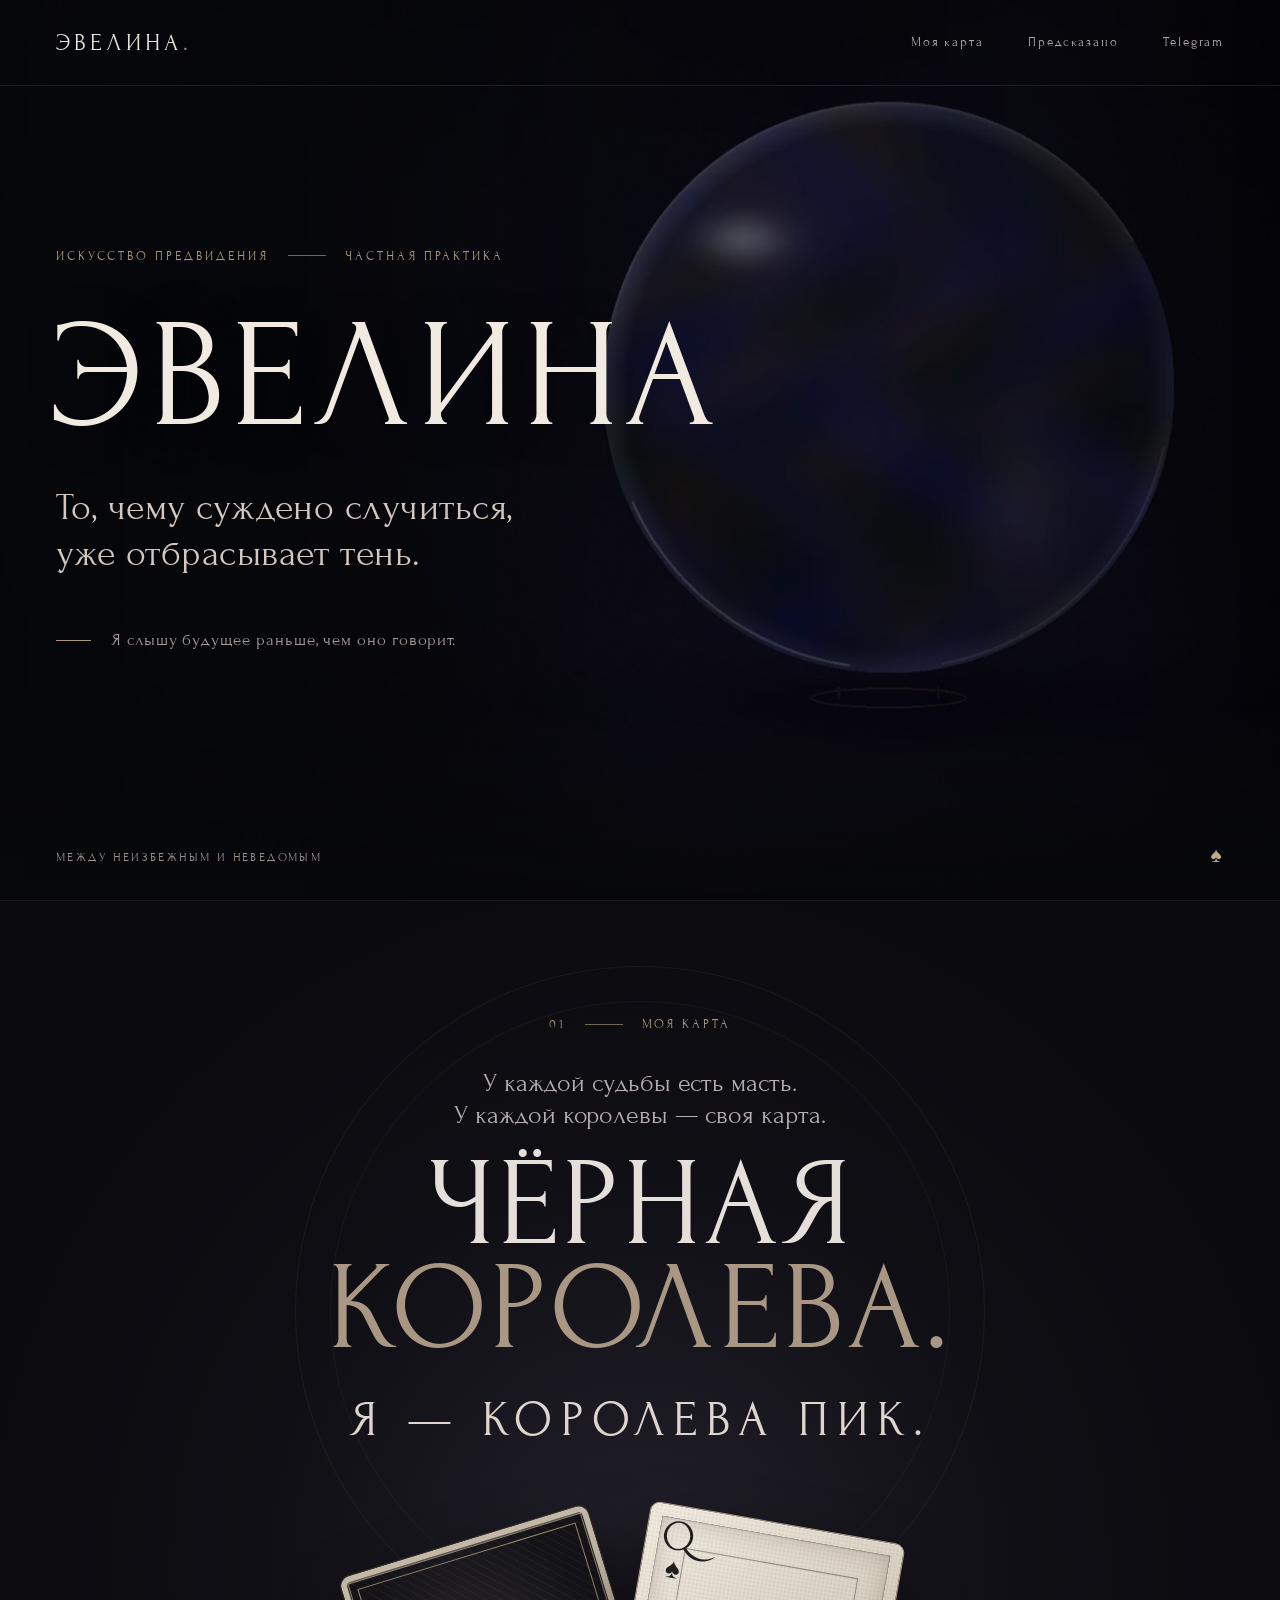
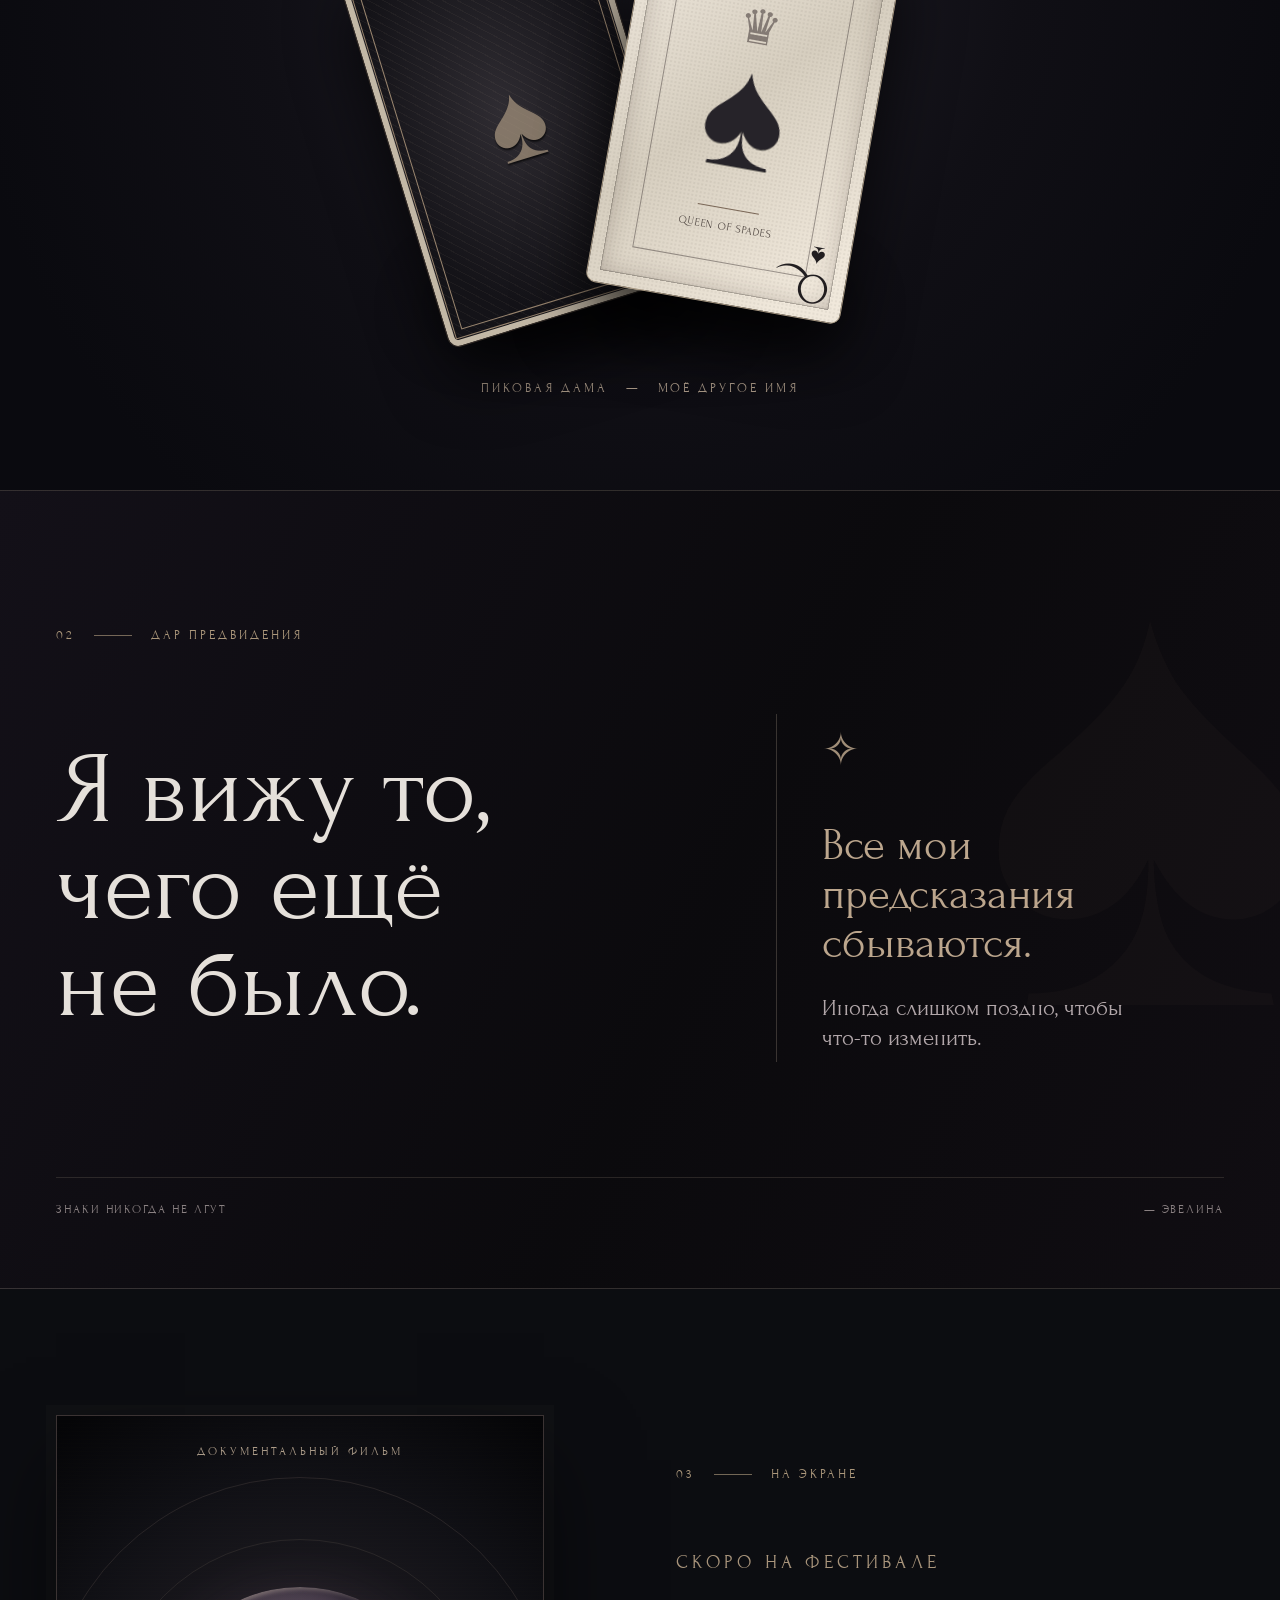
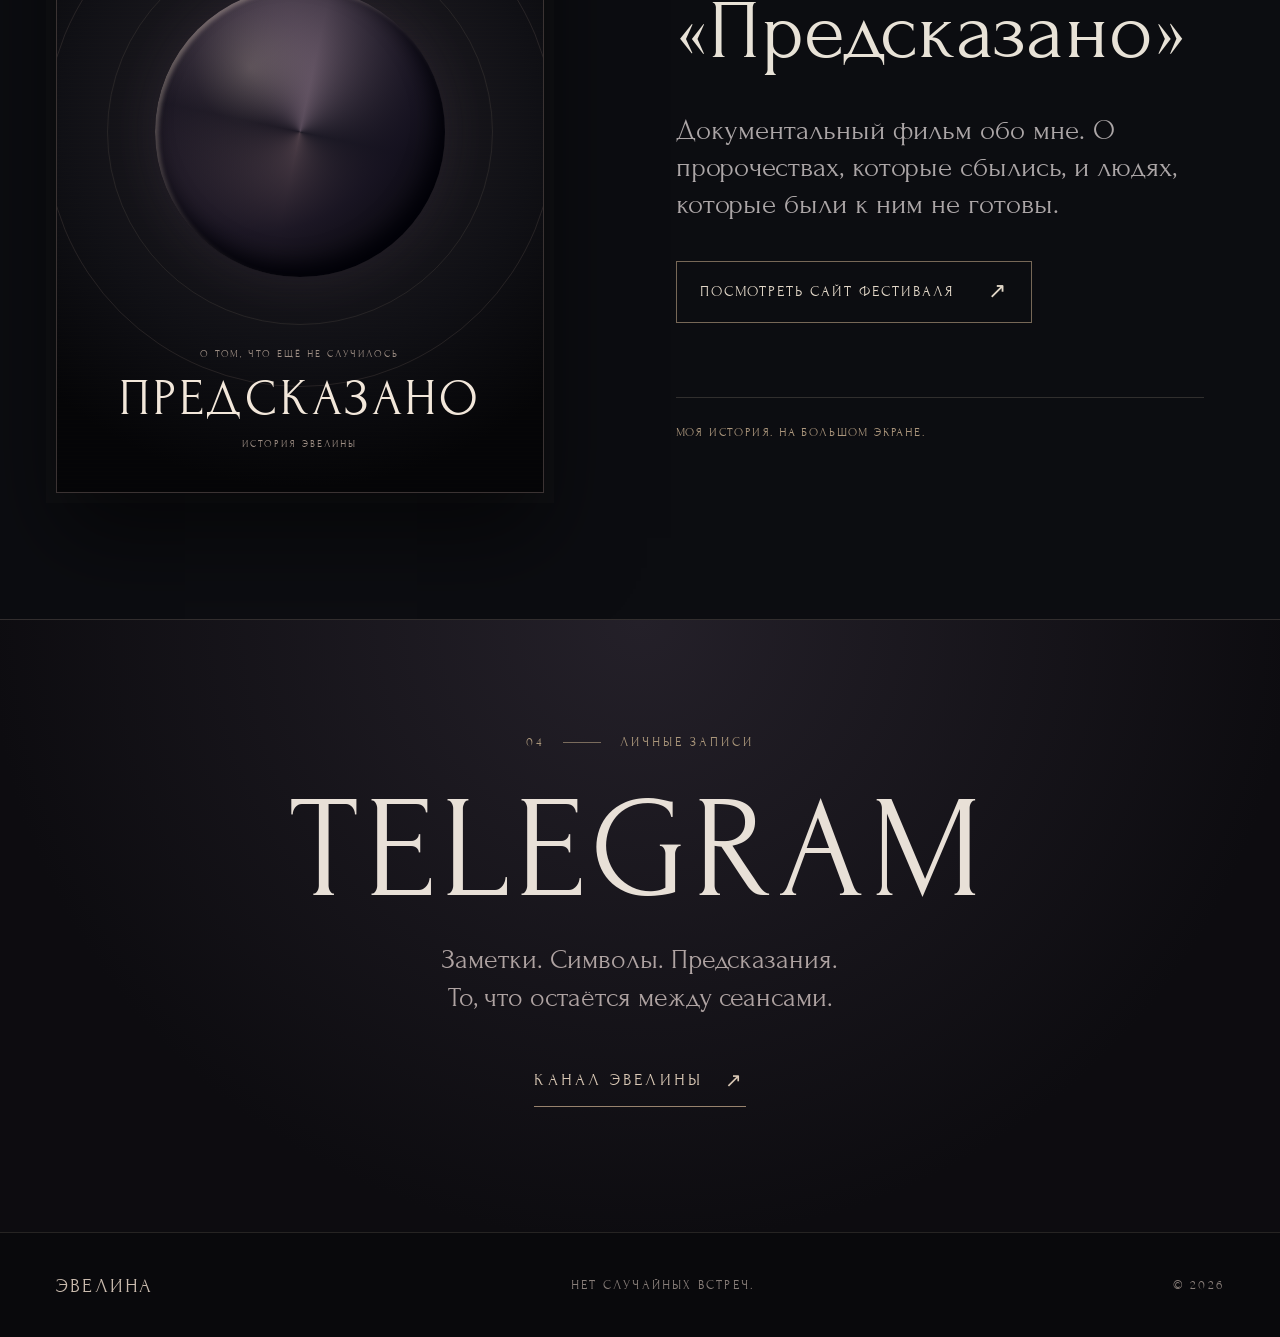
<file: index.html>
<!doctype html>
<html lang="ru">
<head>
  <meta charset="utf-8">
  <meta name="viewport" content="width=device-width, initial-scale=1">
  <meta name="theme-color" content="#090a0e">
  <meta name="description" content="Эвелина. Искусство предвидения. Королева пик. Документальный фильм «Предсказано». Собственные записи Эвелины.">
  <title>Эвелина — искусство предвидения</title>

  <!--
  ╔══════════════════════════════════════════════════════════════════════╗
  ║                                                                      ║
  ║                     ⟡  ВНИМАНИЕ. НАЙДЕН СЛЕД  ⟡                      ║
  ║                                                                      ║
  ║  Меня зовут Оливия. Если вы нашли это сообщение, значит случилось
  ║  что-то страшное. Здесь я оставлю доказательство, что я отказалась!
  ║  Я отказалась во всем этом участвовать!                              ║
  ║                                                                      ║
  ║  В архиве сайта обнаружена скрытая АУДИОЗАПИСЬ № 04.                 ║ 
  ║                                                                      ║
  ║  ЗАПИСЬ:   ТЕЛЕФОННЫЙ РАЗГОВОР ОЛИВИИ                                ║
  ║  ФАЙЛ:     ./audio/olivia-call.mp3                                   ║
  ║                                                                      ║
  ║  Чтобы прослушать её, откройте адрес сайта и добавьте к нему:        ║
  ║  audio/olivia-call.mp3                                               ║
  ║                                                                      ║
  ║  Не все секреты лежат на поверхности.                                ║
  ╚══════════════════════════════════════════════════════════════════════╝
  -->

  <link rel="icon" href="assets/favicon.svg" type="image/svg+xml">
  <link rel="preconnect" href="https://fonts.googleapis.com">
  <link rel="preconnect" href="https://fonts.gstatic.com" crossorigin>
  <link href="https://fonts.googleapis.com/css2?family=Forum&display=swap" rel="stylesheet">
  <link rel="preload" as="image" href="assets/obsidian-orb.webp" type="image/webp">
  <link rel="stylesheet" href="styles.css">
  <script src="site.js" defer></script>
</head>
<body>
  <a class="skip-link" href="#main">К содержимому</a>
  <header class="header" id="top">
    <a href="#top" class="logo" aria-label="Эвелина — наверх">ЭВЕЛИНА<span class="logo-point">.</span></a>
    <nav aria-label="Навигация">
      <a href="#queen">Моя карта</a>
      <a href="#film">Предсказано</a>
      <a href="#telegram">Telegram</a>
    </nav>
  </header>

  <main id="main">
    <section class="hero" aria-labelledby="hero-title">
      <div class="hero-photo" aria-hidden="true"></div>
      <div class="hero-darkening" aria-hidden="true"></div>
      <div class="hero-inner wrap">
        <p class="section-label hero-label">ИСКУССТВО ПРЕДВИДЕНИЯ <span class="label-line"></span> ЧАСТНАЯ ПРАКТИКА</p>
        <h1 id="hero-title">ЭВЕЛИНА</h1>
        <p class="hero-phrase">То, чему суждено случиться,<br>уже отбрасывает тень.</p>
        <div class="hero-signature"><span class="short-rule"></span> Я слышу будущее раньше, чем оно говорит.</div>
      </div>
      <div class="hero-bottom wrap"><span>МЕЖДУ НЕИЗБЕЖНЫМ И НЕВЕДОМЫМ</span><span>♠</span></div>
    </section>

    <section class="queen section" id="queen" aria-labelledby="queen-title">
      <div class="queen-mist" aria-hidden="true"></div>
      <div class="wrap queen-wrap">
        <p class="section-label reveal">01 <span class="label-line"></span> МОЯ КАРТА</p>
        <p class="queen-premise reveal">У каждой судьбы есть масть.<br>У каждой королевы — своя карта.</p>
        <h2 id="queen-title" class="queen-title reveal">ЧЁРНАЯ<br><span>КОРОЛЕВА.</span></h2>
        <p class="queen-subtitle reveal">Я — КОРОЛЕВА ПИК.</p>
        <div class="card-scene reveal" role="img" aria-label="Дорогая колода игральных карт, главная карта — пиковая дама Q♠">
          <div class="cards-shadow"></div>
          <div class="playing playing-back"><span class="back-border"></span><span class="back-glyph">♠</span></div>
          <div class="playing playing-front">
            <div class="card-mark card-mark-top">Q<span>♠</span></div>
            <div class="card-frame">
              <div class="crown-detail">♛</div>
              <div class="central-spade">♠</div>
              <div class="card-line"></div>
              <span class="card-cardname">QUEEN OF SPADES</span>
            </div>
            <div class="card-mark card-mark-bottom">Q<span>♠</span></div>
          </div>
        </div>
        <p class="queen-endnote reveal">ПИКОВАЯ ДАМА <span>—</span> МОЁ ДРУГОЕ ИМЯ</p>
      </div>
    </section>

    <section class="prophecy section" id="prophecy" aria-labelledby="prophecy-title">
      <div class="wrap prophecy-inner">
        <p class="section-label reveal">02 <span class="label-line"></span> ДАР ПРЕДВИДЕНИЯ</p>
        <div class="prophecy-grid">
          <h2 id="prophecy-title" class="reveal">Я вижу то,<br>чего ещё<br>не было.</h2>
          <div class="prophecy-side reveal">
            <div class="prophecy-mark">✧</div>
            <p class="prophecy-claim">Все мои предсказания<br>сбываются.</p>
            <p class="prophecy-small">Иногда слишком поздно, чтобы что-то изменить.</p>
          </div>
        </div>
        <div class="prophecy-bottom"><span>ЗНАКИ НИКОГДА НЕ ЛГУТ</span><span>— ЭВЕЛИНА</span></div>
      </div>
    </section>

    <section class="film section" id="film" aria-labelledby="film-title">
      <div class="wrap film-wrap">
        <div class="poster reveal" aria-label="Афиша документального фильма «Предсказано»">
          <div class="poster-overline">ДОКУМЕНТАЛЬНЫЙ ФИЛЬМ</div>
          <div class="poster-orbit" aria-hidden="true"><div class="poster-sphere"></div></div>
          <div class="poster-bottom"><span>О ТОМ, ЧТО ЕЩЁ НЕ СЛУЧИЛОСЬ</span><strong>ПРЕДСКАЗАНО</strong><span>ИСТОРИЯ ЭВЕЛИНЫ</span></div>
        </div>
        <div class="film-copy reveal">
          <p class="section-label">03 <span class="label-line"></span> НА ЭКРАНЕ</p>
          <p class="film-festival">СКОРО НА ФЕСТИВАЛЕ</p>
          <h2 id="film-title">«Предсказано»</h2>
          <p class="film-description">Документальный фильм обо мне. О пророчествах, которые сбылись, и людях, которые были к ним не готовы.</p>
          <a class="festival-visit" href="festival.html" target="_blank" rel="noopener noreferrer" aria-label="Посмотреть сайт фестиваля КОНТУР — откроется в новой вкладке">ПОСМОТРЕТЬ САЙТ ФЕСТИВАЛЯ <span aria-hidden="true">↗</span></a>
          <div class="film-credit">МОЯ ИСТОРИЯ. НА БОЛЬШОМ ЭКРАНЕ.</div>
        </div>
      </div>
    </section>

    <section class="telegram section" id="telegram" aria-labelledby="telegram-title">
      <div class="wrap telegram-inner reveal">
        <p class="section-label">04 <span class="label-line"></span> ЛИЧНЫЕ ЗАПИСИ</p>
        <h2 id="telegram-title">TELEGRAM</h2>
        <p>Заметки. Символы. Предсказания.<br>То, что остаётся между сеансами.</p>
        <a class="telegram-link" href="https://t.me/gadalka_evelina" target="_blank" rel="noopener noreferrer">КАНАЛ ЭВЕЛИНЫ <span aria-hidden="true">↗</span></a>
      </div>
    </section>
  </main>

  <footer class="footer">
    <div class="wrap footer-inner"><span>ЭВЕЛИНА</span><span>НЕТ СЛУЧАЙНЫХ ВСТРЕЧ.</span><span>© 2026</span></div>
  </footer>

  <!-- ВНИМАНИЕ: файл ниже не показан посетителям, но виден в инспекторе кода. -->
  <template id="archive-record-04">
    <a href="./audio/olivia-call.mp3">Архивная аудиозапись № 04 — разговор Оливии</a>
  </template>
</body>
</html>
</file>
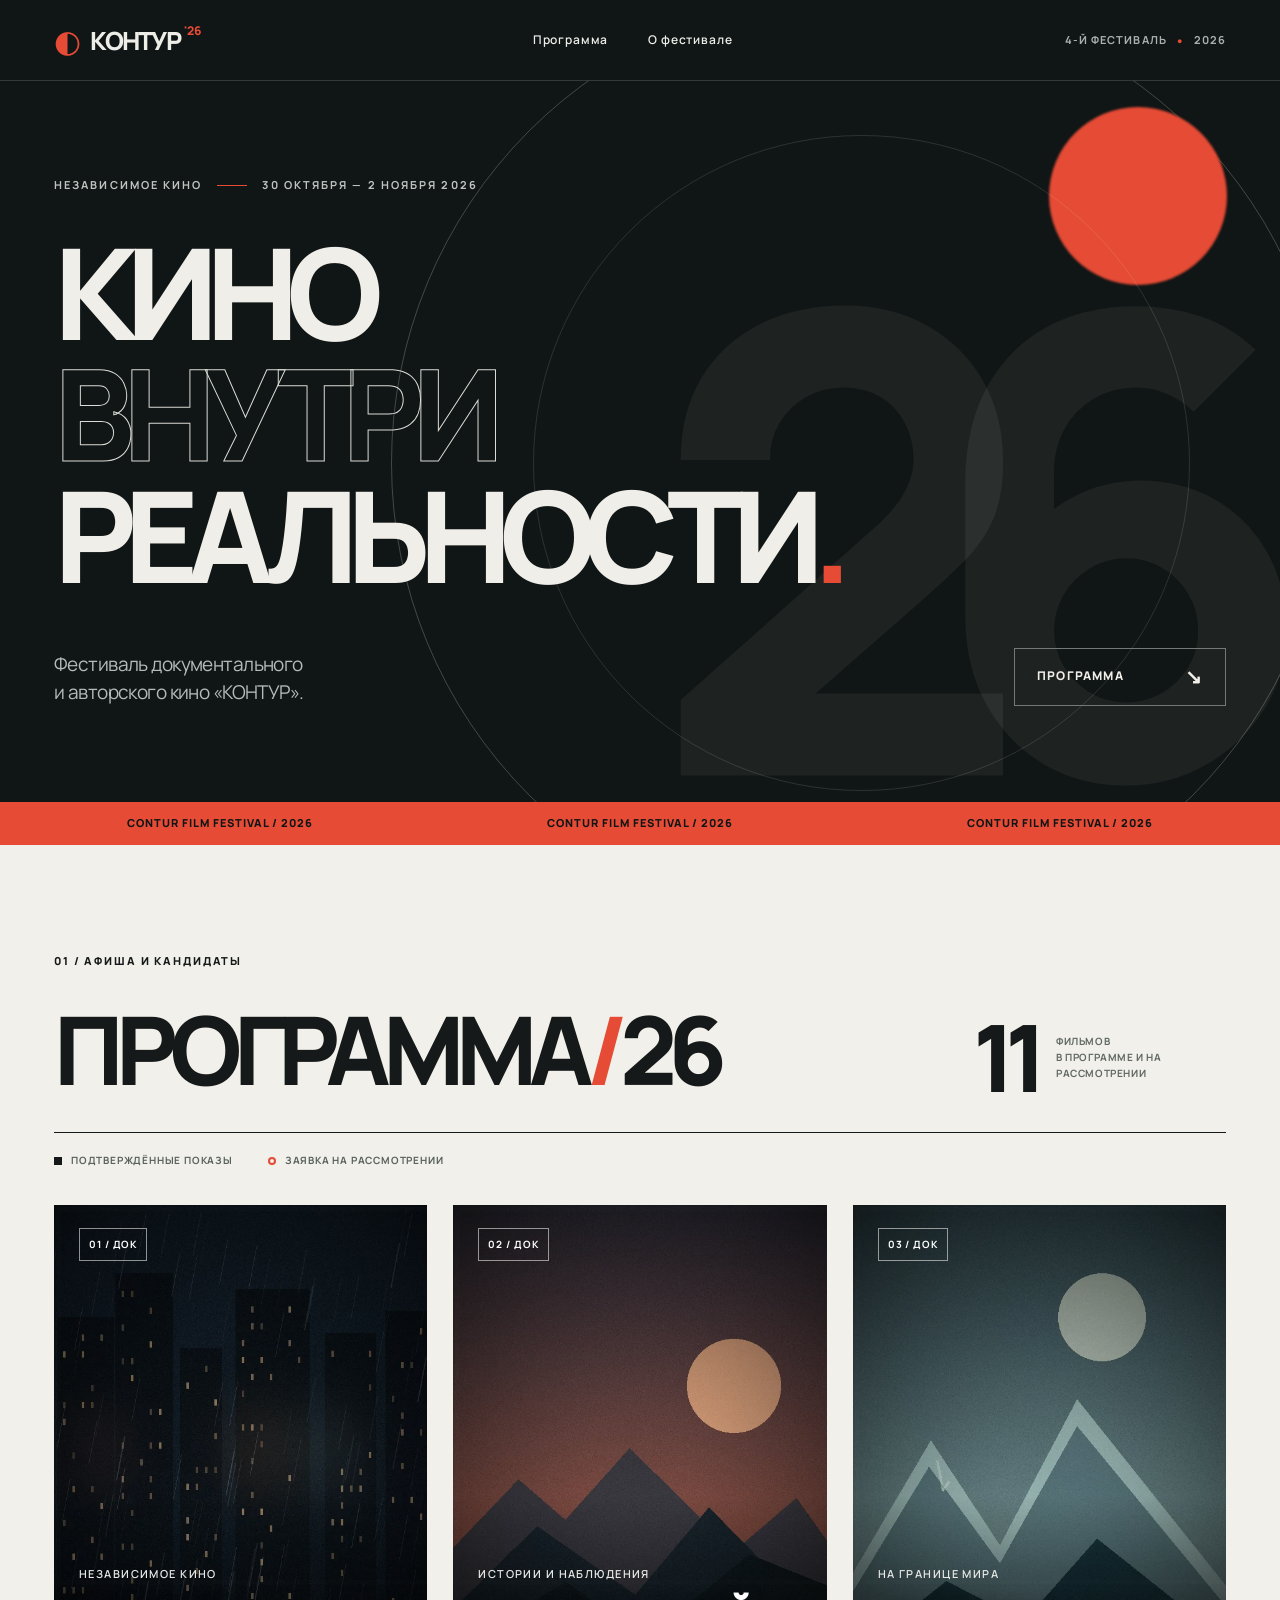
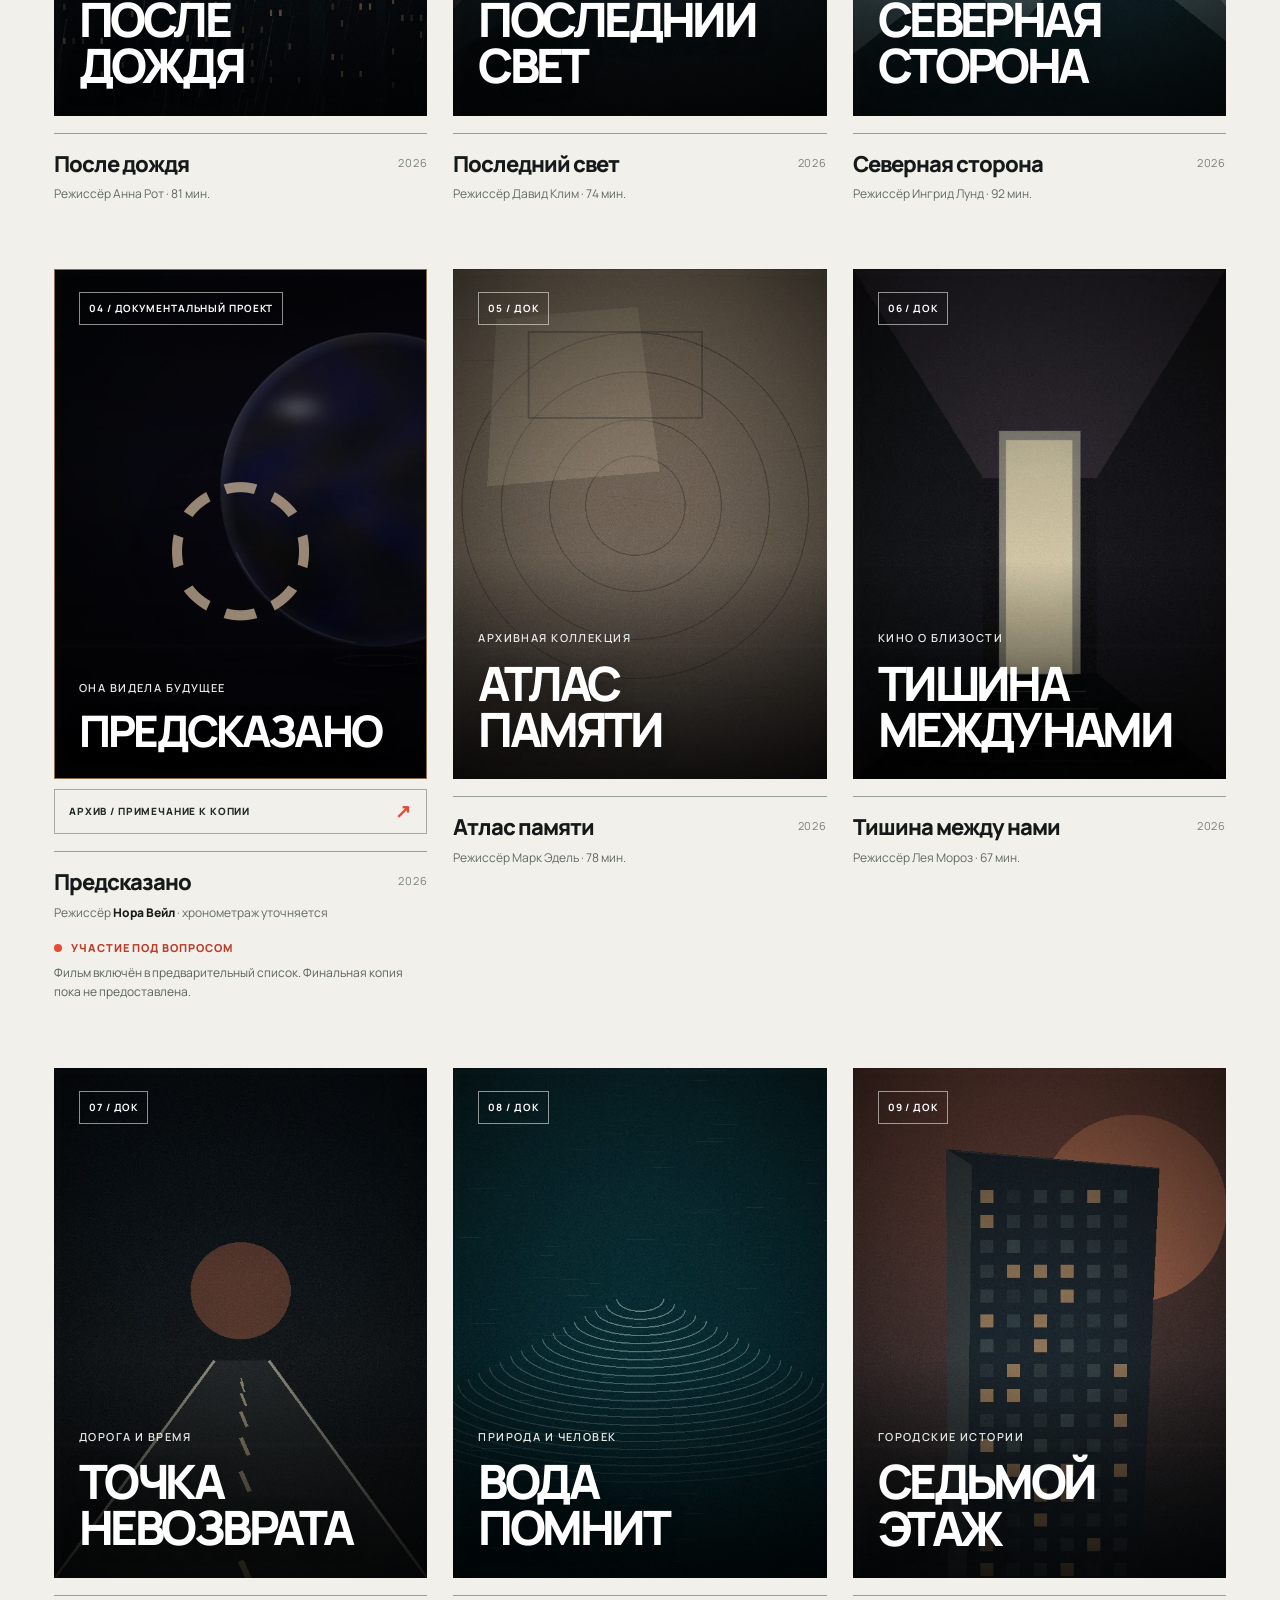
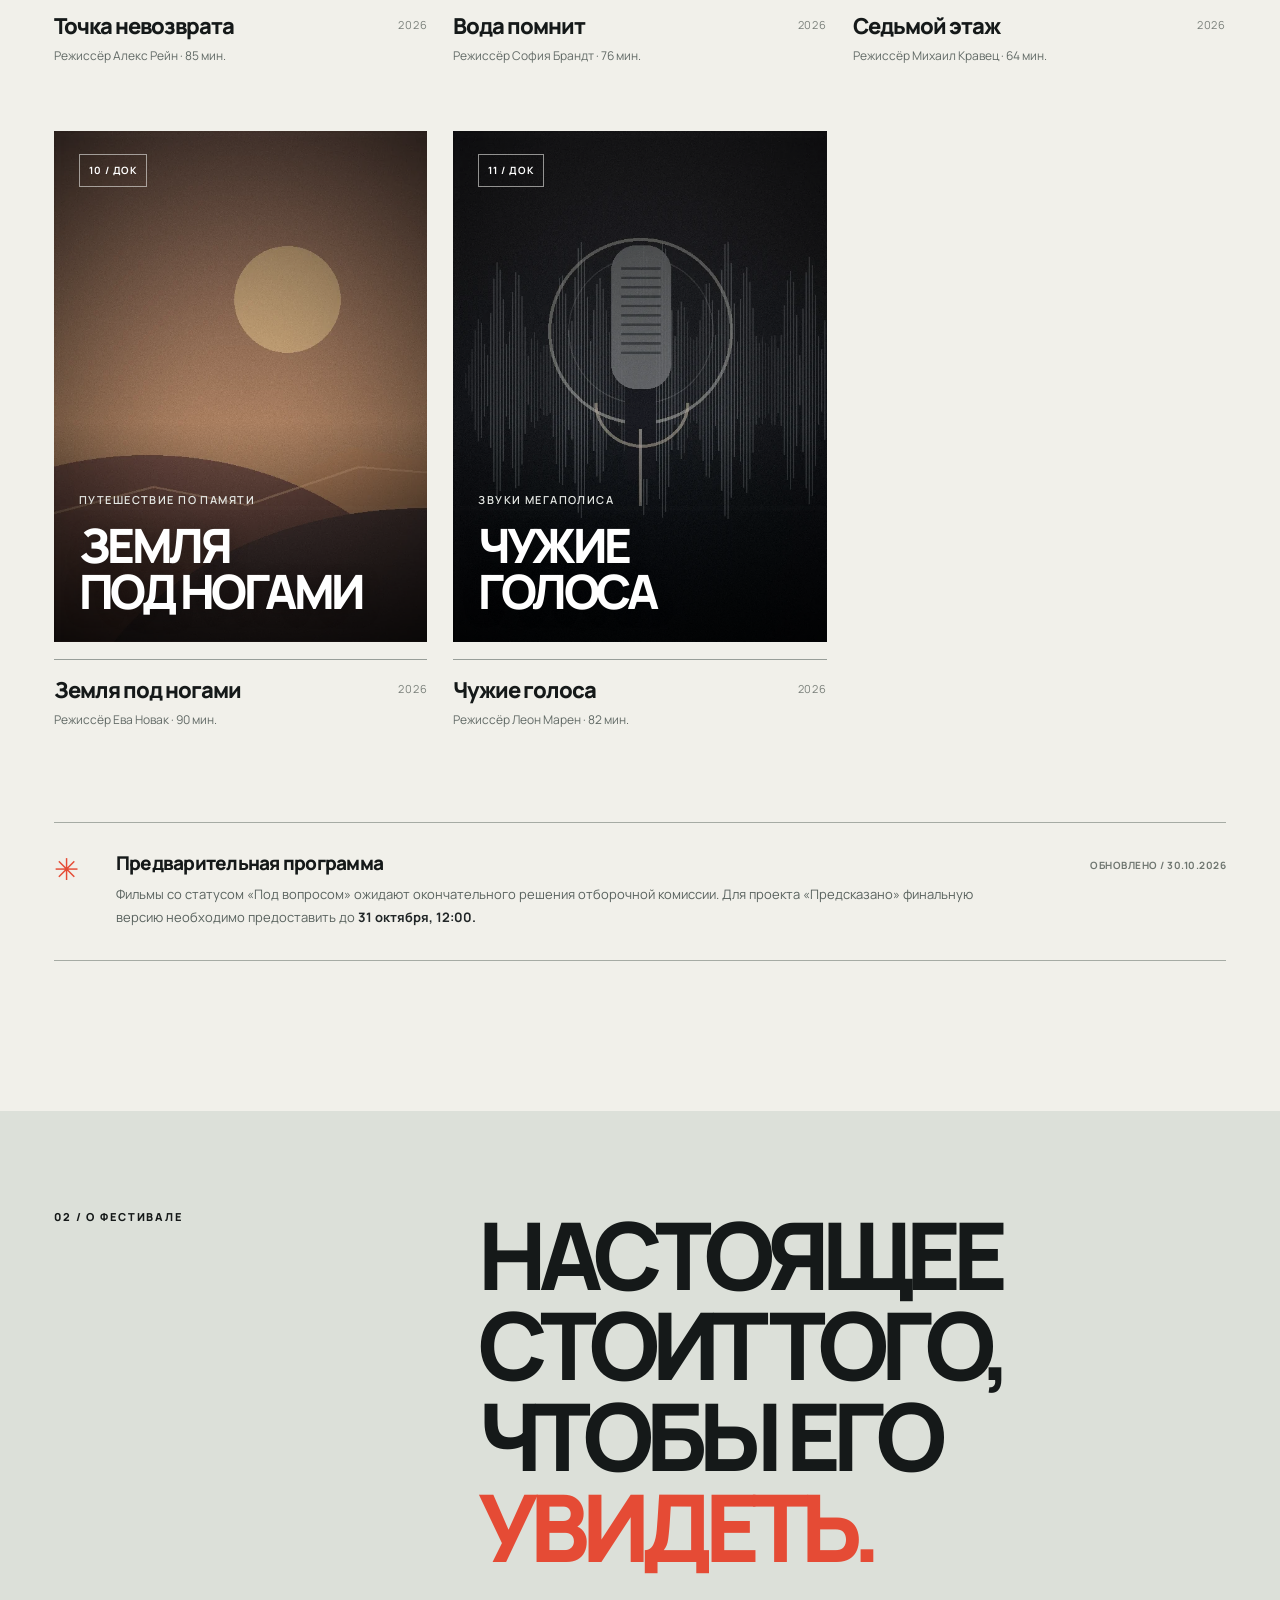
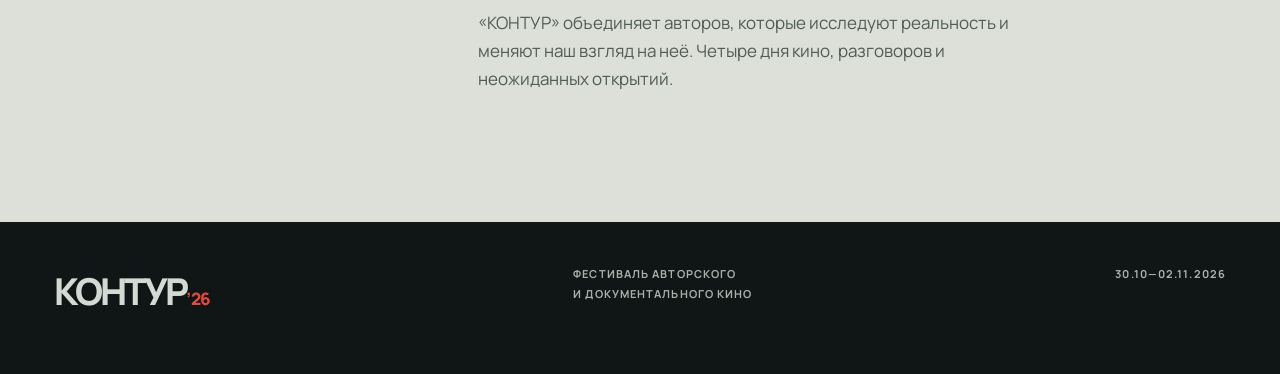
<file: festival.html>
<!doctype html>
<html lang="ru">
<head>
  <meta charset="utf-8">
  <meta name="viewport" content="width=device-width, initial-scale=1">
  <meta name="theme-color" content="#101515">
  <meta name="description" content="КОНТУР — фестиваль документального и авторского кино. Программа 2026, фильмы, режиссёры и статус заявок.">
  <title>КОНТУР '26 — фестиваль документального кино</title>
  <link rel="preconnect" href="https://fonts.googleapis.com">
  <link rel="preconnect" href="https://fonts.gstatic.com" crossorigin>
  <link href="https://fonts.googleapis.com/css2?family=Manrope:wght@400;500;600;700;800&display=swap" rel="stylesheet">
  <link rel="stylesheet" href="festival.css">
  <style>
    /* Подсказка к фильму «Предсказано»: стили только на этой странице. */
    .featured-film .film-art .f-poster-hit {
      position:absolute; inset:0; z-index:3; width:100%; border:0;
      background:transparent; cursor:pointer;
    }
    .featured-film .film-art .f-poster-hit:focus-visible {
      outline:3px solid #ff907c; outline-offset:-6px;
    }
    .f-hint-trigger {
      display:flex; width:100%; align-items:center; justify-content:space-between;
      gap:10px; margin:10px 0 0; padding:12px 14px;
      border:1px solid #a7aaa4; background:transparent;
      color:#242b28; text-align:left; cursor:pointer;
      font:800 10px/1.5 var(--sans); letter-spacing:.085em;
      transition:background .18s, border-color .18s;
    }
    .f-hint-trigger:hover,.f-hint-trigger:focus-visible {
      border-color:var(--red); background:#e9e8e1;
    }
    .f-hint-trigger .f-hint-arrow { color:var(--red); font-size:19px; line-height:1; }
    .f-archive-dialog {
      width:min(560px,calc(100% - 32px)); max-width:none; max-height:calc(100dvh - 32px);
      border:1px solid #505958; padding:0; background:#151b1b; color:#f0eee9;
      box-shadow:0 24px 90px #0009; overflow-y:auto;
    }
    .f-archive-dialog::backdrop { background:rgba(7,11,11,.78); }
    .f-archive-inner { padding:clamp(24px,6vw,43px); }
    .f-archive-top { display:flex; align-items:start; justify-content:space-between; gap:16px; }
    .f-archive-kicker { margin:0; font:800 10px/1.6 var(--sans);
      color:#c0c7c3; letter-spacing:.12em; }
    .f-archive-close { flex:0 0 32px; height:32px; padding:0; border:1px solid #68716d;
      background:transparent; color:#f0eee9; cursor:pointer; font:400 23px/1 var(--sans); }
    .f-archive-close:hover,.f-archive-close:focus-visible { border-color:var(--red); color:#ff8c77; }
    .f-archive-dialog h2 { margin:34px 0 13px; font:800 clamp(31px,7vw,45px)/1.04 var(--sans);
      letter-spacing:-.06em; }
    .f-archive-category { font:700 10px/1.5 var(--sans); color:#cbd1cd; letter-spacing:.09em;
      padding-bottom:21px; border-bottom:1px solid #4a5350; }
    .f-archive-lede { margin:24px 0; font-size:16px; line-height:1.6; }
    .f-archive-row { display:flex; justify-content:space-between; align-items:baseline;
      gap:12px; padding:15px 0; border-bottom:1px solid #3f4744; font-size:14px; }
    .f-archive-row strong { font-size:22px; color:#f0eee9; white-space:nowrap; }
    .f-archive-question { margin:32px 0 22px; font:700 20px/1.4 var(--sans); }
    .f-archive-last { margin:0; padding-top:17px; border-top:1px solid #59605c;
      color:#f39380; font:800 12px/1.7 var(--sans); letter-spacing:.02em; }
    @media(max-width:560px) { .f-archive-kicker { font-size:9px; } .f-archive-row { font-size:12px; } }
  </style>
</head>
<body>
  <a class="skip" href="#main">К программе фильмов</a>
  <header class="f-header">
    <a class="f-brand" href="#top" aria-label="КОНТУР 2026 — наверх"><span class="brand-symbol" aria-hidden="true">◐</span> КОНТУР<span class="brand-sup">'26</span></a>
    <nav aria-label="Навигация по фестивалю">
      <a href="#program">Программа</a>
      <a href="#about">О фестивале</a>
    </nav>
    <span class="edition">4-Й ФЕСТИВАЛЬ <span class="edition-dot">●</span> 2026</span>
  </header>

  <main id="main">
    <section class="f-hero" id="top" aria-labelledby="festival-title">
      <div class="hero-surface" aria-hidden="true"><div class="hero-circle"></div><div class="hero-number">26</div></div>
      <div class="f-container hero-content">
        <div class="hero-kicker"><span>НЕЗАВИСИМОЕ КИНО</span><span class="tiny-line"></span><span>30 ОКТЯБРЯ — 2 НОЯБРЯ 2026</span></div>
        <h1 id="festival-title">КИНО<br><span>ВНУТРИ</span><br>РЕАЛЬНОСТИ<span class="hero-period">.</span></h1>
        <div class="hero-base">
          <p>Фестиваль документального<br>и авторского кино «КОНТУР».</p>
          <a href="#program" class="hero-down" aria-label="Перейти к фильмам">ПРОГРАММА <span aria-hidden="true">↘</span></a>
        </div>
      </div>
      <div class="hero-marquee" aria-hidden="true"><span>CONTUR FILM FESTIVAL / 2026</span><span>CONTUR FILM FESTIVAL / 2026</span><span>CONTUR FILM FESTIVAL / 2026</span></div>
    </section>

    <section class="program f-container" id="program" aria-labelledby="program-title">
      <div class="program-top">
        <div>
          <p class="eyebrow">01 / АФИША И КАНДИДАТЫ</p>
          <h2 id="program-title">ПРОГРАММА<span class="accent">/</span>26</h2>
        </div>
        <div class="program-side"><strong>11</strong><p>ФИЛЬМОВ<br>В ПРОГРАММЕ И НА РАССМОТРЕНИИ</p></div>
      </div>
      <div class="legend"><span><i class="legend-square"></i> ПОДТВЕРЖДЁННЫЕ ПОКАЗЫ</span><span><i class="legend-dot"></i> ЗАЯВКА НА РАССМОТРЕНИИ</span></div>

      <div class="films-grid">
        <article class="film-card">
          <div class="film-art" style="--art:url('assets/posters/posle-dozhdya.webp')"><span class="film-index">01 / ДОК</span><div class="film-art-bottom"><small>НЕЗАВИСИМОЕ КИНО</small><strong>ПОСЛЕ<br>ДОЖДЯ</strong></div></div>
          <div class="film-meta"><div><h3>После дождя</h3><p>Режиссёр Анна Рот · 81 мин.</p></div><span class="year">2026</span></div>
        </article>
        <article class="film-card">
          <div class="film-art" style="--art:url('assets/posters/posledniy-svet.webp')"><span class="film-index">02 / ДОК</span><div class="film-art-bottom"><small>ИСТОРИИ И НАБЛЮДЕНИЯ</small><strong>ПОСЛЕДНИЙ<br>СВЕТ</strong></div></div>
          <div class="film-meta"><div><h3>Последний свет</h3><p>Режиссёр Давид Клим · 74 мин.</p></div><span class="year">2026</span></div>
        </article>
        <article class="film-card">
          <div class="film-art" style="--art:url('assets/posters/severnaya-storona.webp')"><span class="film-index">03 / ДОК</span><div class="film-art-bottom"><small>НА ГРАНИЦЕ МИРА</small><strong>СЕВЕРНАЯ<br>СТОРОНА</strong></div></div>
          <div class="film-meta"><div><h3>Северная сторона</h3><p>Режиссёр Ингрид Лунд · 92 мин.</p></div><span class="year">2026</span></div>
        </article>
        <article class="film-card featured-film" id="predskazano" aria-labelledby="predskazano-title">
          <div class="film-art art-predskazano"><button type="button" class="f-poster-hit" data-open-archive aria-label="Открыть примечание к фильму «Предсказано»"></button><span class="film-index">04 / ДОКУМЕНТАЛЬНЫЙ ПРОЕКТ</span><div class="poster-sigil" aria-hidden="true">◌</div><div class="film-art-bottom"><small>ОНА ВИДЕЛА БУДУЩЕЕ</small><strong>ПРЕДСКАЗАНО</strong></div></div>
          <button type="button" class="f-hint-trigger" data-open-archive aria-haspopup="dialog" aria-controls="f-archive-dialog">АРХИВ / ПРИМЕЧАНИЕ К КОПИИ <span class="f-hint-arrow" aria-hidden="true">↗</span></button>
          <div class="film-meta"><div><h3 id="predskazano-title">Предсказано</h3><p>Режиссёр <b>Нора Вейл</b> · хронометраж уточняется</p></div><span class="year">2026</span></div>
          <p class="film-pending"><span class="pending-dot"></span> УЧАСТИЕ ПОД ВОПРОСОМ</p>
          <p class="film-pending-note">Фильм включён в предварительный список. Финальная копия пока не предоставлена.</p>
        </article>
        <article class="film-card">
          <div class="film-art" style="--art:url('assets/posters/atlas-pamyati.webp')"><span class="film-index">05 / ДОК</span><div class="film-art-bottom"><small>АРХИВНАЯ КОЛЛЕКЦИЯ</small><strong>АТЛАС<br>ПАМЯТИ</strong></div></div>
          <div class="film-meta"><div><h3>Атлас памяти</h3><p>Режиссёр Марк Эдель · 78 мин.</p></div><span class="year">2026</span></div>
        </article>
        <article class="film-card">
          <div class="film-art" style="--art:url('assets/posters/tishina.webp')"><span class="film-index">06 / ДОК</span><div class="film-art-bottom"><small>КИНО О БЛИЗОСТИ</small><strong>ТИШИНА<br>МЕЖДУ НАМИ</strong></div></div>
          <div class="film-meta"><div><h3>Тишина между нами</h3><p>Режиссёр Лея Мороз · 67 мин.</p></div><span class="year">2026</span></div>
        </article>
        <article class="film-card">
          <div class="film-art" style="--art:url('assets/posters/tochka-nevozvrata.webp')"><span class="film-index">07 / ДОК</span><div class="film-art-bottom"><small>ДОРОГА И ВРЕМЯ</small><strong>ТОЧКА<br>НЕВОЗВРАТА</strong></div></div>
          <div class="film-meta"><div><h3>Точка невозврата</h3><p>Режиссёр Алекс Рейн · 85 мин.</p></div><span class="year">2026</span></div>
        </article>
        <article class="film-card">
          <div class="film-art" style="--art:url('assets/posters/voda-pomnit.webp')"><span class="film-index">08 / ДОК</span><div class="film-art-bottom"><small>ПРИРОДА И ЧЕЛОВЕК</small><strong>ВОДА<br>ПОМНИТ</strong></div></div>
          <div class="film-meta"><div><h3>Вода помнит</h3><p>Режиссёр София Брандт · 76 мин.</p></div><span class="year">2026</span></div>
        </article>
        <article class="film-card">
          <div class="film-art" style="--art:url('assets/posters/sedmoy-etazh.webp')"><span class="film-index">09 / ДОК</span><div class="film-art-bottom"><small>ГОРОДСКИЕ ИСТОРИИ</small><strong>СЕДЬМОЙ<br>ЭТАЖ</strong></div></div>
          <div class="film-meta"><div><h3>Седьмой этаж</h3><p>Режиссёр Михаил Кравец · 64 мин.</p></div><span class="year">2026</span></div>
        </article>
        <article class="film-card">
          <div class="film-art" style="--art:url('assets/posters/zemlya.webp')"><span class="film-index">10 / ДОК</span><div class="film-art-bottom"><small>ПУТЕШЕСТВИЕ ПО ПАМЯТИ</small><strong>ЗЕМЛЯ<br>ПОД НОГАМИ</strong></div></div>
          <div class="film-meta"><div><h3>Земля под ногами</h3><p>Режиссёр Ева Новак · 90 мин.</p></div><span class="year">2026</span></div>
        </article>
        <article class="film-card">
          <div class="film-art" style="--art:url('assets/posters/chuzhie-golosa.webp')"><span class="film-index">11 / ДОК</span><div class="film-art-bottom"><small>ЗВУКИ МЕГАПОЛИСА</small><strong>ЧУЖИЕ<br>ГОЛОСА</strong></div></div>
          <div class="film-meta"><div><h3>Чужие голоса</h3><p>Режиссёр Леон Марен · 82 мин.</p></div><span class="year">2026</span></div>
        </article>
      </div>

      <div class="program-notice"><span class="notice-icon" aria-hidden="true">✳</span><div><h3>Предварительная программа</h3><p>Фильмы со статусом «Под вопросом» ожидают окончательного решения отборочной комиссии. Для проекта «Предсказано» финальную версию необходимо предоставить до <strong>31 октября, 12:00.</strong></p></div><span class="notice-code">ОБНОВЛЕНО / 30.10.2026</span></div>
    </section>

    <section class="about" id="about" aria-labelledby="about-title"><div class="f-container about-inner"><p class="eyebrow">02 / О ФЕСТИВАЛЕ</p><div class="about-copy"><h2 id="about-title">НАСТОЯЩЕЕ<br>СТОИТ ТОГО,<br>ЧТОБЫ ЕГО<br><span>УВИДЕТЬ.</span></h2><p>«КОНТУР» объединяет авторов, которые исследуют реальность и меняют наш взгляд на неё. Четыре дня кино, разговоров и неожиданных открытий.</p></div></div></section>
  </main>
  <footer class="f-footer"><div class="f-container footer-grid"><span class="footer-logo">КОНТУР<span>’26</span></span><span>ФЕСТИВАЛЬ АВТОРСКОГО<br>И ДОКУМЕНТАЛЬНОГО КИНО</span><span>30.10—02.11.2026</span></div></footer>
  <dialog class="f-archive-dialog" id="f-archive-dialog" aria-labelledby="f-archive-title">
    <div class="f-archive-inner">
      <div class="f-archive-top">
        <p class="f-archive-kicker">КОНТУР / АРХИВ КОНКУРСНЫХ РАБОТ</p>
        <form method="dialog"><button class="f-archive-close" type="submit" aria-label="Закрыть подсказку">×</button></form>
      </div>
      <h2 id="f-archive-title">ПРЕДСКАЗАНО</h2>
      <p class="f-archive-category">ПРИМЕЧАНИЕ К КОНКУРСНОЙ КОПИИ</p>
      <p class="f-archive-lede">Не вся правда попадает на экран.</p>
      <div class="f-archive-row"><span>Первоначальный монтаж</span><strong>52 мин.</strong></div>
      <div class="f-archive-row"><span>Версия для жюри</span><strong>32 мин.</strong></div>
      <p class="f-archive-question">Сколько минут исчезло из фильма?</p>
      <p class="f-archive-last">Цифра на коробке приведет к успеху</p>
    </div>
  </dialog>
  <script>
    (() => {
      const dialog = document.getElementById('f-archive-dialog');
      document.querySelectorAll('[data-open-archive]').forEach(button => {
        button.addEventListener('click', () => dialog.showModal());
      });
      dialog.addEventListener('click', (event) => {
        if (event.target === dialog) dialog.close();
      });
    })();
  </script>
</body>
</html>
</file>
<file: styles.css>
:root{--bg:#090a0e;--bg2:#111015;--cream:#e8e2d7;--muted:#958f91;--gold:#ab977b;--border:rgba(184,170,151,.22);--font:'Forum','Bodoni MT',Georgia,serif}
*,*::before,*::after{box-sizing:border-box}
html{scroll-behavior:smooth}
body{margin:0;color:var(--cream);background:var(--bg);font:400 19px/1.45 var(--font);font-synthesis:none;overflow-x:hidden}
::selection{background:#aa957a;color:#090a0e}
a{color:inherit;text-decoration:none}
.skip-link{position:absolute;left:20px;top:-100px;background:var(--cream);color:var(--bg);z-index:20;padding:10px}.skip-link:focus{top:12px}
.wrap{width:min(1310px,calc(100% - 112px));margin-inline:auto}
.section{position:relative;isolation:isolate}
.section-label{display:flex;align-items:center;gap:19px;font:400 13px/1.3 var(--font);letter-spacing:.23em;color:var(--gold);margin:0;text-transform:uppercase}
.label-line{width:38px;height:1px;background:var(--gold);opacity:.65;display:inline-block}
.header{height:86px;position:absolute;top:0;left:0;right:0;display:flex;align-items:center;justify-content:space-between;padding:0 max(56px,calc((100vw - 1310px)/2));border-bottom:1px solid rgba(201,185,163,.12);z-index:5}
.logo{font:400 24px/1 var(--font);letter-spacing:.17em;color:#e8e3dd}
.logo-point{color:#ac9478}
.header nav{display:flex;align-items:center;gap:45px}
.header nav a{font:400 13px/1 var(--font);letter-spacing:.14em;color:#b3aaab;transition:color .2s}
.header nav a:hover,.header nav a:focus-visible{color:var(--cream)}
.hero{position:relative;min-height:800px;height:100svh;max-height:1100px;background:#080a0e;isolation:isolate;overflow:hidden}
.hero-photo{position:absolute;inset:0;background:url('assets/obsidian-orb.webp') center center/cover no-repeat;opacity:.94;transform:scale(1.03);animation:hero-settle 12s ease-out both;z-index:-2}
.hero-darkening{position:absolute;inset:0;background:linear-gradient(90deg,rgba(7,8,11,.78) 0%,rgba(7,8,11,.24) 47%,rgba(7,8,11,.05) 100%),linear-gradient(0deg,rgba(7,8,11,.9) 0%,transparent 21%);z-index:-1}
.hero-inner{height:100%;display:flex;flex-direction:column;justify-content:center;padding-top:85px;padding-bottom:85px;align-items:flex-start}
.hero-label{margin-bottom:41px}
.hero h1{font:400 clamp(92px,12vw,190px)/.95 var(--font);letter-spacing:.04em;margin:0 0 34px -5px;color:#f1eae0;text-shadow:0 5px 60px rgba(0,0,0,.2)}
.hero-phrase{font:400 clamp(31px,3vw,48px)/1.19 var(--font);letter-spacing:.012em;max-width:730px;margin:0;color:#d4c7c0}
.hero-signature{font:400 17px/1.4 var(--font);color:#a49a99;letter-spacing:.055em;display:flex;gap:20px;align-items:center;margin-top:52px}
.short-rule{height:1px;width:35px;background:var(--gold);display:inline-block}
.hero-bottom{position:absolute;bottom:33px;left:0;right:0;display:flex;justify-content:space-between;align-items:center;color:#9d918e;font:400 12px/1 var(--font);letter-spacing:.20em}
.hero-bottom span:last-child{font-size:21px;color:#c1a98c}
.queen{background:radial-gradient(ellipse at 50% 56%,#22202a 0%,#100f15 42%,#0a0a0f 75%);border-top:1px solid rgba(184,170,151,.09);text-align:center;overflow:hidden;padding:115px 0 93px}
.queen::before{content:'';position:absolute;top:65px;left:50%;width:690px;height:690px;border:1px solid rgba(169,144,113,.10);border-radius:50%;transform:translateX(-50%);z-index:-1}
.queen::after{content:'';position:absolute;top:100px;left:50%;width:620px;height:620px;border:1px solid rgba(169,144,113,.08);border-radius:50%;transform:translateX(-50%);z-index:-1}
.queen-wrap{display:flex;flex-direction:column;align-items:center}
.queen-premise{font-size:26px;line-height:1.24;color:#b6aeb1;margin:34px 0 22px}
.queen-title{font:400 clamp(79px,9.8vw,155px)/.83 var(--font);letter-spacing:.025em;margin:0;color:#e5dfda;position:relative;z-index:3}
.queen-title span{color:#a99784}
.queen-subtitle{font:400 clamp(28px,3.9vw,56px)/1.05 var(--font);letter-spacing:.17em;color:#ded6cc;margin:32px 0 0;position:relative;z-index:3}
.card-scene{width:520px;height:520px;max-width:100%;position:relative;margin:15px auto -6px;perspective:900px}
.cards-shadow{position:absolute;inset:auto 10% 50px;border-radius:50%;height:46px;background:#000;filter:blur(35px);opacity:.88}
.playing{width:258px;height:386px;border-radius:10px;position:absolute;left:50%;top:57px;overflow:hidden;box-shadow:0 35px 65px rgba(0,0,0,.75),0 1px 1px #fff5 inset;transform-origin:50% 80%;transition:transform .6s ease}
.playing-back{background:repeating-linear-gradient(45deg,rgba(207,185,154,.05) 0 1px,transparent 1px 7px),radial-gradient(ellipse at 45% 45%,#2f2c32,#141318 68%);border:6px solid #c3b8a6;outline:1px solid #342c27;transform:translateX(-84%) translateY(10px) rotate(-17deg)}
.back-border{position:absolute;inset:9px;border:1px solid #98846e;outline:1px solid #98846e;outline-offset:7px}
.back-glyph{position:absolute;inset:0;display:grid;place-items:center;color:#aa9880;font-size:110px;text-shadow:0 2px 2px black;opacity:.7}
.playing-front{background:linear-gradient(135deg,#eee7dc 5%,#d6cebf 47%,#f0e8db 90%);border:1px solid #a99a84;transform:translateX(-17%) rotate(10deg);color:#1c1a1a}
.playing-front::before{content:'';position:absolute;inset:0;opacity:.27;pointer-events:none;background-image:radial-gradient(#342923 0.37px,transparent .8px);background-size:4px 4px;mix-blend-mode:multiply}
.playing-front::after{content:'';position:absolute;inset:0;pointer-events:none;border:12px solid transparent;box-shadow:inset 0 0 0 1px rgba(39,34,32,.3),inset 0 0 22px rgba(48,32,26,.23)}
.card-mark{position:absolute;left:15px;top:12px;font:400 43px/.9 var(--font);display:flex;flex-direction:column;text-align:center;align-items:center;color:#211e20}
.card-mark span{font-size:28px}.card-mark-bottom{left:auto;top:auto;right:15px;bottom:12px;transform:rotate(180deg)}
.card-frame{position:absolute;inset:40px 40px;border:1px solid rgba(52,44,42,.45);display:flex;flex-direction:column;align-items:center;justify-content:center}
.crown-detail{font:400 48px/1 var(--font);color:#4c4140;transform:translateY(12px);opacity:.6}
.central-spade{font:400 158px/.95 Georgia,serif;color:#262329;filter:drop-shadow(0 1px 0 rgba(0,0,0,.4))}
.card-line{width:62px;height:1px;background:#7b6858;margin:19px auto 12px}
.card-cardname{font:400 11px/1 var(--font);letter-spacing:.08em;color:#534a45}
.card-scene:hover .playing-front{transform:translateX(-13%) rotate(7deg) translateY(-9px)}
.card-scene:hover .playing-back{transform:translateX(-87%) translateY(10px) rotate(-21deg)}
.queen-endnote{color:#ad9c8a;font:400 13px/1.4 var(--font);letter-spacing:.23em;margin:4px 0 0}
.queen-endnote span{padding:0 12px}
.prophecy{background:linear-gradient(115deg,#131018,#0b0a0d 55%,#100d12);padding:136px 0 70px;border-top:1px solid var(--border);border-bottom:1px solid var(--border)}
.prophecy::before{position:absolute;content:'♠';font-size:640px;line-height:1;right:-40px;top:0;color:rgba(198,166,139,.025);pointer-events:none}
.prophecy-grid{display:grid;grid-template-columns:1.45fr 1fr;gap:70px;align-items:center;padding:70px 0 115px}
.prophecy-grid h2{font:400 clamp(78px,8vw,124px)/.95 var(--font);letter-spacing:.006em;margin:0;color:#e5e0da}
.prophecy-side{border-left:1px solid rgba(194,174,154,.25);padding:5px 0 8px 45px}
.prophecy-mark{color:#a08e78;font-size:45px;margin-bottom:38px}
.prophecy-claim{font:400 clamp(34px,3.5vw,56px)/1.09 var(--font);color:#bca68d;margin:0 0 25px}
.prophecy-small{font-size:23px;line-height:1.3;color:#b2a7aa;max-width:315px;margin:0}
.prophecy-bottom{border-top:1px solid rgba(188,171,149,.17);padding-top:23px;display:flex;justify-content:space-between;color:#8a8182;letter-spacing:.16em;font-size:12px}
.film{background:#0c0d11;padding:126px 0;overflow:hidden}
.film-wrap{display:grid;grid-template-columns:0.92fr 1fr;gap:clamp(80px,9vw,155px);align-items:center}
.poster{position:relative;aspect-ratio:0.72;background:radial-gradient(circle at 50% 44%,#272329,#101015 53%,#050507 83%);border:1px solid #3b3333;box-shadow:0 45px 85px #0008,0 0 0 10px rgba(200,180,150,.02);min-height:540px;max-width:488px;overflow:hidden;display:flex;flex-direction:column;justify-content:space-between;align-items:center;text-align:center;padding:27px 22px 42px}
.poster::before{content:'';inset:0;position:absolute;pointer-events:none;opacity:.16;background:repeating-linear-gradient(0deg,#9f8f83 0 1px,transparent 1px 4px);mix-blend-mode:overlay}
.poster-overline{color:#a99a88;letter-spacing:.25em;font-size:12px}
.poster-orbit{position:absolute;width:105%;aspect-ratio:1;top:9%;left:-2.5%;border-radius:50%;border:1px solid rgba(158,139,124,.17);display:grid;place-items:center}
.poster-orbit::before{content:'';position:absolute;inset:12%;border:1px solid rgba(158,139,124,.14);border-radius:50%}
.poster-sphere{width:57%;aspect-ratio:1;border-radius:50%;background:radial-gradient(circle at 33% 28%,rgba(211,191,178,.24) 0%,rgba(78,65,78,.3) 20%,rgba(22,18,32,.9) 58%,#05050a 88%),conic-gradient(from 12deg,#6e5e6e,#0e1019,#604d53,#0d0c16,#6e5e6e);box-shadow:inset -8px -12px 22px #010107,inset 3px 2px 4px rgba(235,214,201,.4),0 0 45px #4a3b4f40}
.poster-bottom{display:flex;flex-direction:column;position:relative;z-index:2;gap:13px}
.poster-bottom span{color:#9d8e84;font:400 10px/1.2 var(--font);letter-spacing:.20em}
.poster-bottom strong{font:400 clamp(34px,4vw,57px)/1.02 var(--font);letter-spacing:.055em;color:#f2e7da}
.film-copy{padding-right:20px}
.film-festival{margin:70px 0 18px;color:#a9957c;font:400 19px/1 var(--font);letter-spacing:.22em}
.film-copy h2{font:400 clamp(62px,6.6vw,100px)/.99 var(--font);margin:0 0 38px;letter-spacing:.005em;overflow-wrap:anywhere}
.film-description{font-size:clamp(24px,2.25vw,33px);max-width:530px;line-height:1.29;color:#aca6a7;margin:0}
.film-credit{border-top:1px solid var(--border);padding-top:26px;font-size:12px;letter-spacing:.15em;color:#ab967c;margin-top:74px}
.telegram{background:radial-gradient(ellipse at 50% 0%,#242029,#0d0c10 72%);padding:114px 0 125px;text-align:center;border-top:1px solid var(--border)}
.telegram-inner{display:flex;flex-direction:column;align-items:center}
.telegram h2{font:400 clamp(78px,11.3vw,170px)/1 var(--font);letter-spacing:.045em;margin:28px 0 18px;color:#e8e0d7}
.telegram p:not(.section-label){font-size:clamp(22px,2.2vw,31px);line-height:1.35;color:#afa3a2;margin:0 0 49px}
.telegram-link{border-bottom:1px solid #98836e;padding-bottom:11px;display:inline-flex;align-items:center;gap:22px;letter-spacing:.19em;color:#d9c8b5;font-size:17px;transition:color .2s}
.telegram-link span{font-size:20px}.telegram-link:not(.telegram-disabled):hover{color:white}
.telegram-disabled{cursor:default;opacity:.72}
.footer{background:#09090c;border-top:1px solid rgba(184,170,151,.17)}
.footer-inner{min-height:104px;display:flex;align-items:center;justify-content:space-between;color:#887e79;font-size:13px;letter-spacing:.17em}
.footer-inner span:first-child{color:#cabbae;font-size:20px}
.reveal{opacity:0;transform:translateY(14px);transition:opacity .9s ease,transform .9s ease}
.reveal.visible{opacity:1;transform:none}
@keyframes hero-settle{from{transform:scale(1.075)}to{transform:scale(1.03)}}
@media(prefers-reduced-motion:reduce){html{scroll-behavior:auto}.hero-photo{animation:none}.reveal{opacity:1;transform:none;transition:none}.playing{transition:none}}
@media(max-width:1000px){.wrap{width:min(100% - 72px,900px)}.header{padding:0 36px}.hero{min-height:720px}.hero-photo{background-position:53% center}.hero h1{font-size:clamp(90px,14vw,142px)}.prophecy-grid{gap:30px}.prophecy-grid h2{font-size:clamp(68px,8vw,105px)}.film-wrap{gap:44px}.poster{min-height:450px}.film-copy h2{font-size:66px}.film-festival{margin-top:40px}}
@media(max-width:700px){.wrap{width:calc(100% - 44px)}.header{height:72px;padding:0 22px}.logo{font-size:19px}.header nav{gap:18px}.header nav a{font-size:12px;letter-spacing:0}.header nav a:first-child{display:none}.hero{height:760px;min-height:680px;max-height:880px}.hero-photo{background-size:auto 100%;background-position:59% center;opacity:.75}.hero-darkening{background:linear-gradient(90deg,#090a0edb,rgba(9,10,14,.4) 90%),linear-gradient(0deg,#090a0e 1%,transparent 40%)}.hero-inner{justify-content:flex-end;padding-top:140px;padding-bottom:150px}.hero-label{font-size:10px;gap:9px;letter-spacing:.12em;margin-bottom:24px}.hero-label .label-line{width:14px}.hero h1{font-size:clamp(62px,14.5vw,108px);margin-bottom:22px;margin-left:-3px}.hero-phrase{font-size:clamp(27px,7vw,37px)}.hero-signature{font-size:15px;margin-top:30px;max-width:320px;line-height:1.4;gap:10px}.short-rule{width:21px;flex-shrink:0}.hero-bottom{bottom:28px;font-size:10px;letter-spacing:.12em}.queen{padding:92px 0 75px}.queen-premise{font-size:21px;margin:30px 0 25px}.queen-title{font-size:clamp(64px,15.8vw,105px)}.queen-subtitle{font-size:clamp(24px,6vw,39px);margin-top:30px;letter-spacing:.12em}.card-scene{width:350px;height:426px;margin-top:18px}.playing{width:214px;height:324px;top:46px}.playing-back{transform:translateX(-82%) translateY(12px) rotate(-15deg)}.playing-front{transform:translateX(-16%) rotate(10deg)}.card-frame{inset:35px 33px}.central-spade{font-size:126px}.card-mark{font-size:38px}.card-mark span{font-size:22px}.card-cardname{font-size:9px}.queen-endnote{font-size:11px;letter-spacing:.12em}.prophecy{padding:92px 0 52px}.prophecy-grid{grid-template-columns:1fr;gap:44px;padding:55px 0 75px}.prophecy-grid h2{font-size:clamp(67px,12vw,94px)}.prophecy-side{border-left:1px solid var(--border);padding-left:23px}.prophecy-mark{margin:0 0 20px}.prophecy-claim{font-size:44px}.prophecy-small{font-size:23px}.prophecy-bottom{font-size:10px;letter-spacing:.10em}.film{padding:85px 0 95px}.film-wrap{grid-template-columns:1fr;gap:74px}.poster{min-height:unset;aspect-ratio:.73;width:min(100%,420px);margin:auto}.film-copy{padding-right:0}.film-festival{margin-top:37px;font-size:14px}.film-copy h2{font-size:clamp(58px,12vw,86px);margin-bottom:25px}.film-description{font-size:27px}.film-credit{margin-top:45px;font-size:11px}.telegram{padding:95px 0 105px}.telegram h2{font-size:clamp(67px,14vw,104px)}.telegram p:not(.section-label){font-size:22px}.footer-inner{min-height:110px;flex-wrap:wrap;column-gap:15px;row-gap:4px;font-size:10px}.footer-inner span:first-child{font-size:19px}.footer-inner span:nth-child(2){order:3;width:100%;margin-top:-23px}}
@media(max-width:360px){.hero h1{font-size:59px}.hero-label{font-size:9px}.queen-title{font-size:61px}.card-scene{transform:scale(.9);transform-origin:center top;margin-bottom:-35px}.film-copy h2{font-size:55px}.telegram h2{font-size:64px}}

/* Link to the fictional festival's independent website */
.festival-visit{display:inline-flex;align-items:center;justify-content:space-between;gap:34px;border:1px solid rgba(185,160,131,.62);padding:19px 23px;margin-top:38px;color:#e2d7c8;font:400 15px/1.2 var(--font);letter-spacing:.13em;transition:background .25s,border-color .25s}
.festival-visit span{font-size:22px;line-height:1;transition:transform .2s}
.festival-visit:hover,.festival-visit:focus-visible{background:rgba(185,160,131,.13);border-color:#ccb89d}
.festival-visit:hover span{transform:translate(3px,-3px)}
@media(max-width:700px){.festival-visit{max-width:100%;font-size:12px;gap:14px;padding:16px;margin-top:30px}}
</file>
<file: festival.css>
:root{--ink:#151919;--paper:#f1f0ea;--red:#e54b35;--muted:#727674;--line:#c8cbc4;--sans:'Manrope','Helvetica Neue',Arial,sans-serif}
*{box-sizing:border-box}html{scroll-behavior:smooth}body{margin:0;background:var(--paper);color:var(--ink);font:400 15px/1.5 var(--sans);-webkit-font-smoothing:antialiased}a{text-decoration:none;color:inherit}::selection{background:var(--red);color:#fff}
.skip{position:absolute;z-index:50;top:-100px;left:20px;padding:12px 18px;background:var(--paper);color:var(--ink)}.skip:focus{top:12px}
.f-container{width:min(1420px,calc(100% - 108px));margin:auto}
.f-header{min-height:81px;background:#101515;color:#eeeee9;border-bottom:1px solid #343a3b;display:flex;align-items:center;justify-content:space-between;padding:0 54px;gap:24px}
.f-brand{font:800 25px/1 var(--sans);letter-spacing:-.07em;display:flex;align-items:center;white-space:nowrap}.brand-symbol{color:var(--red);font:400 31px/1 var(--sans);margin-right:11px}.brand-sup{color:var(--red);font-size:12px;letter-spacing:0;align-self:start;margin-left:4px}
.f-header nav{display:flex;gap:40px;font-size:12px;letter-spacing:.07em;font-weight:600}.f-header nav a:hover,.f-header nav a:focus-visible{color:#fa7865}.edition{font-size:11px;letter-spacing:.10em;font-weight:700;color:#aab0af;white-space:nowrap}.edition-dot{color:var(--red);padding:0 7px;font-size:9px}
.f-hero{background:#101515;color:#f0eee9;position:relative;min-height:690px;overflow:hidden;isolation:isolate}.hero-surface{position:absolute;inset:0;z-index:-1;overflow:hidden}.hero-circle{position:absolute;border:1px solid rgba(239,239,230,.23);width:min(75vw,940px);aspect-ratio:1;border-radius:50%;top:50%;right:-4%;transform:translateY(-50%)}.hero-circle::after{content:'';position:absolute;inset:15%;border-radius:50%;border:1px solid rgba(239,239,230,.13)}.hero-circle::before{content:'';position:absolute;top:12%;right:11%;width:19%;aspect-ratio:1;background:var(--red);border-radius:50%;filter:blur(1px)}.hero-number{position:absolute;right:6%;top:17%;color:rgba(241,240,234,.06);font:800 clamp(320px,50vw,760px)/1 var(--sans);letter-spacing:-.18em;white-space:nowrap}.hero-content{min-height:650px;display:flex;flex-direction:column;justify-content:center;padding:96px 0 96px}.hero-kicker{font-size:11px;letter-spacing:.19em;display:flex;align-items:center;gap:15px;font-weight:700;color:#bfc4c1}.tiny-line{height:1px;width:30px;background:var(--red)}
.f-hero h1{font:800 clamp(68px,9.9vw,153px)/.96 var(--sans);letter-spacing:-.095em;margin:37px 0 53px;position:relative;max-width:1200px}.f-hero h1 span:not(.hero-period){color:transparent;-webkit-text-stroke:1px #dadcd5}.hero-period{color:var(--red)}.hero-base{display:flex;align-items:end;justify-content:space-between;gap:20px}.hero-base p{font-size:19px;line-height:1.45;color:#b4bbb8;margin:0;letter-spacing:-.03em}.hero-down{border:1px solid #737977;padding:18px 22px;min-width:212px;display:flex;justify-content:space-between;font-size:12px;letter-spacing:.10em;font-weight:800;transition:background .2s}.hero-down:hover,.hero-down:focus-visible{background:var(--red);border-color:var(--red);color:white}.hero-down span{font-size:20px;line-height:1}
.hero-marquee{display:flex;justify-content:space-around;gap:20px;padding:13px 20px;background:var(--red);color:#101515;font:800 11px/1.5 var(--sans);letter-spacing:.09em;white-space:nowrap;overflow:hidden}
.program{padding-top:108px;padding-bottom:150px}.program-top{display:flex;justify-content:space-between;gap:30px;align-items:end;margin-bottom:38px}.eyebrow{font-size:11px;letter-spacing:.17em;font-weight:800;text-transform:uppercase;margin:0 0 35px}.program h2{font:800 clamp(46px,7.4vw,104px)/.95 var(--sans);letter-spacing:-.085em;margin:0;white-space:nowrap}.accent{color:var(--red)}.program-side{display:flex;align-items:center;gap:18px}.program-side strong{font:800 93px/.8 var(--sans);letter-spacing:-.1em}.program-side p{font-size:10px;line-height:1.6;letter-spacing:.06em;font-weight:700;max-width:170px;color:#616966;margin:0}.legend{border-top:1px solid var(--ink);padding:21px 0 38px;display:flex;gap:35px;font:700 10px/1.3 var(--sans);letter-spacing:.08em;color:#59625e}.legend span{display:flex;align-items:center;gap:9px}.legend-square{display:block;width:8px;height:8px;background:var(--ink)}.legend-dot{display:block;width:8px;height:8px;border:2px solid var(--red);border-radius:50%}
.films-grid{display:grid;grid-template-columns:repeat(3,minmax(0,1fr));column-gap:26px;row-gap:66px}.film-card{min-width:0}.film-art{position:relative;aspect-ratio:600 / 820;overflow:hidden;background-color:#1c2427;background-image:linear-gradient(0deg,rgba(0,0,0,.72),rgba(0,0,0,0) 43%,rgba(0,0,0,.3)),var(--art);background-position:center;background-size:cover;display:flex;flex-direction:column;justify-content:space-between;color:#fff;padding:23px 25px 27px;isolation:isolate;transition:background-size .3s}
.film-art::after{content:'';position:absolute;z-index:-1;inset:0;pointer-events:none;opacity:.15;background-image:url("data:image/svg+xml,%3Csvg viewBox='0 0 90 90' xmlns='http://www.w3.org/2000/svg'%3E%3Cpath d='M0 1H90M1 0V90' stroke='%23fff' stroke-opacity='.06'/%3E%3C/svg%3E")}.film-index{align-self:start;border:1px solid rgba(240,240,236,.58);padding:8px 9px;font-size:10px;letter-spacing:.09em;font-weight:700}.film-art-bottom{display:flex;flex-direction:column;gap:14px;align-items:flex-start}.film-art-bottom small{font:600 11px/1.4 var(--sans);letter-spacing:.13em;color:#e5e8e4}.film-art-bottom strong{font:800 clamp(31px,3.7vw,60px)/.98 var(--sans);letter-spacing:-.075em;text-wrap:balance;text-shadow:0 4px 17px #0005}
.film-meta{border-top:1px solid #989e99;display:flex;justify-content:space-between;gap:16px;padding-top:18px;margin-top:17px;align-items:start}.film-meta h3{font:800 22px/1.15 var(--sans);letter-spacing:-.045em;margin:0 0 7px}.film-meta p{font-size:12px;line-height:1.6;color:#626a66;margin:0}.film-meta b{color:#1a1e1b;font-weight:800}.year{font-size:11px;color:#7b807b;letter-spacing:.07em;padding-top:3px}
.featured-film .film-art{background-image:linear-gradient(0deg,rgba(0,0,0,.90),rgba(0,0,0,.20) 60%,rgba(0,0,0,.53)),url('assets/obsidian-orb.webp');background-position:center center;background-size:auto 100%;box-shadow:inset 0 0 0 1px #8b6d4d}.featured-film .film-art-bottom strong{font-size:clamp(28px,3.4vw,53px);letter-spacing:-.065em}.poster-sigil{position:absolute;top:35%;width:100%;left:0;text-align:center;color:#bca68e;opacity:.8;font:300 180px/1 Georgia,serif;text-shadow:0 0 40px #000}.film-pending{display:flex;align-items:center;gap:9px;font-size:11px;font-weight:800;letter-spacing:.085em;color:#bc3d2c;margin:18px 0 7px}.pending-dot{width:8px;height:8px;background:var(--red);border-radius:50%;flex:0 0 8px}.film-pending-note{font-size:12px;color:#59625e;margin:0;line-height:1.6;max-width:390px}
.program-notice{margin-top:93px;padding:29px 0 30px;border-top:1px solid #a6aba4;border-bottom:1px solid #a6aba4;display:grid;grid-template-columns:42px minmax(0,1fr) auto;gap:20px;align-items:start}.notice-icon{font-size:30px;color:var(--red);line-height:1.1}.program-notice h3{font:800 19px/1.2 var(--sans);margin:0 0 8px;letter-spacing:-.04em}.program-notice p{font-size:13px;color:#59625e;line-height:1.8;margin:0;max-width:870px}.program-notice p strong{color:#212627}.notice-code{white-space:nowrap;font:700 10px/1.4 var(--sans);letter-spacing:.05em;color:#6f7670;padding-top:6px}
.about{background:#dce0d9;padding:98px 0 112px}.about-inner{display:grid;grid-template-columns:.5fr 1fr;gap:50px}.about-copy h2{font:800 clamp(51px,7.3vw,105px)/.97 var(--sans);letter-spacing:-.085em;margin:0 0 38px}.about-copy h2 span{color:var(--red)}.about-copy p{max-width:540px;font-size:17px;color:#515c55;line-height:1.65}
.f-footer{background:#101515;color:#d5d9d4;padding:42px 0 54px}.footer-grid{display:flex;justify-content:space-between;gap:25px;align-items:start}.footer-logo{font-size:37px;font-weight:800;letter-spacing:-.08em}.footer-logo span{font-size:17px;letter-spacing:-.04em;color:var(--red)}.footer-grid>span:not(.footer-logo){font-size:11px;font-weight:700;letter-spacing:.10em;line-height:1.8;color:#a9b0aa}
@media(max-width:1150px){.f-container{width:calc(100% - 74px)}.f-header{padding:0 37px}.hero-content{min-height:600px}.f-hero{min-height:640px}.f-hero h1{font-size:clamp(69px,10.2vw,120px)}.film-art-bottom strong{font-size:clamp(32px,3.6vw,50px)}.film-meta h3{font-size:19px}.program-side strong{font-size:73px}}
@media(max-width:820px){.films-grid{grid-template-columns:repeat(2,minmax(0,1fr));gap:40px 17px}.f-header nav{gap:18px}.edition{display:none}.program-side{display:none}.about-inner{grid-template-columns:1fr;gap:10px}.film-art-bottom strong{font-size:clamp(32px,5vw,56px)}.featured-film .film-art-bottom strong{font-size:clamp(32px,4.5vw,52px)}.program-notice{grid-template-columns:36px minmax(0,1fr)}.notice-code{grid-column:2}}
@media(max-width:560px){.f-container{width:calc(100% - 36px)}.f-header{padding:0 18px;min-height:70px}.f-brand{font-size:21px}.brand-symbol{font-size:24px;margin-right:5px}.brand-sup{font-size:11px}.f-header nav{gap:13px;font-size:11px}.f-hero{min-height:620px}.hero-content{min-height:585px;padding:70px 0}.hero-kicker{font-size:9px;letter-spacing:.06em;gap:8px;flex-wrap:wrap}.tiny-line{width:12px}.hero-circle{width:590px;right:-350px;top:43%}.hero-number{font-size:390px;right:-140px}.f-hero h1{font-size:clamp(46px,12.8vw,71px);letter-spacing:-.09em;margin:49px 0 48px}.hero-base{flex-wrap:wrap}.hero-base p{font-size:14px}.hero-down{min-width:160px;padding:12px 14px;font-size:10px}.hero-marquee span{font-size:9px}.program{padding-top:77px;padding-bottom:85px}.eyebrow{margin-bottom:22px;font-size:10px}.program h2{font-size:clamp(35px,9.15vw,54px);letter-spacing:-.09em}.program-top{margin-bottom:28px}.legend{display:flex;flex-wrap:wrap;gap:10px 22px;font-size:8px;padding-bottom:25px}.films-grid{grid-template-columns:1fr;gap:38px}.film-art{max-width:460px;margin:auto;width:100%;padding:21px}.film-art-bottom strong{font-size:clamp(42px,12vw,66px)}.featured-film .film-art-bottom strong{font-size:clamp(37px,10.5vw,58px)}.film-meta h3{font-size:21px}.film-meta{padding-top:13px;margin-top:11px}.program-notice{margin-top:65px;padding:23px 0}.program-notice h3{font-size:17px}.program-notice p{font-size:12px}.notice-code{font-size:9px}.about{padding:70px 0 78px}.about-copy h2{font-size:clamp(47px,11vw,65px)}.about-copy p{font-size:14px}.f-footer{padding:38px 0}.footer-grid{flex-wrap:wrap}.footer-grid>span:not(.footer-logo){font-size:9px}.footer-logo{width:100%;font-size:33px}}
@media(prefers-reduced-motion:reduce){html{scroll-behavior:auto}.hero-down,.film-art{transition:none}}
</file>
